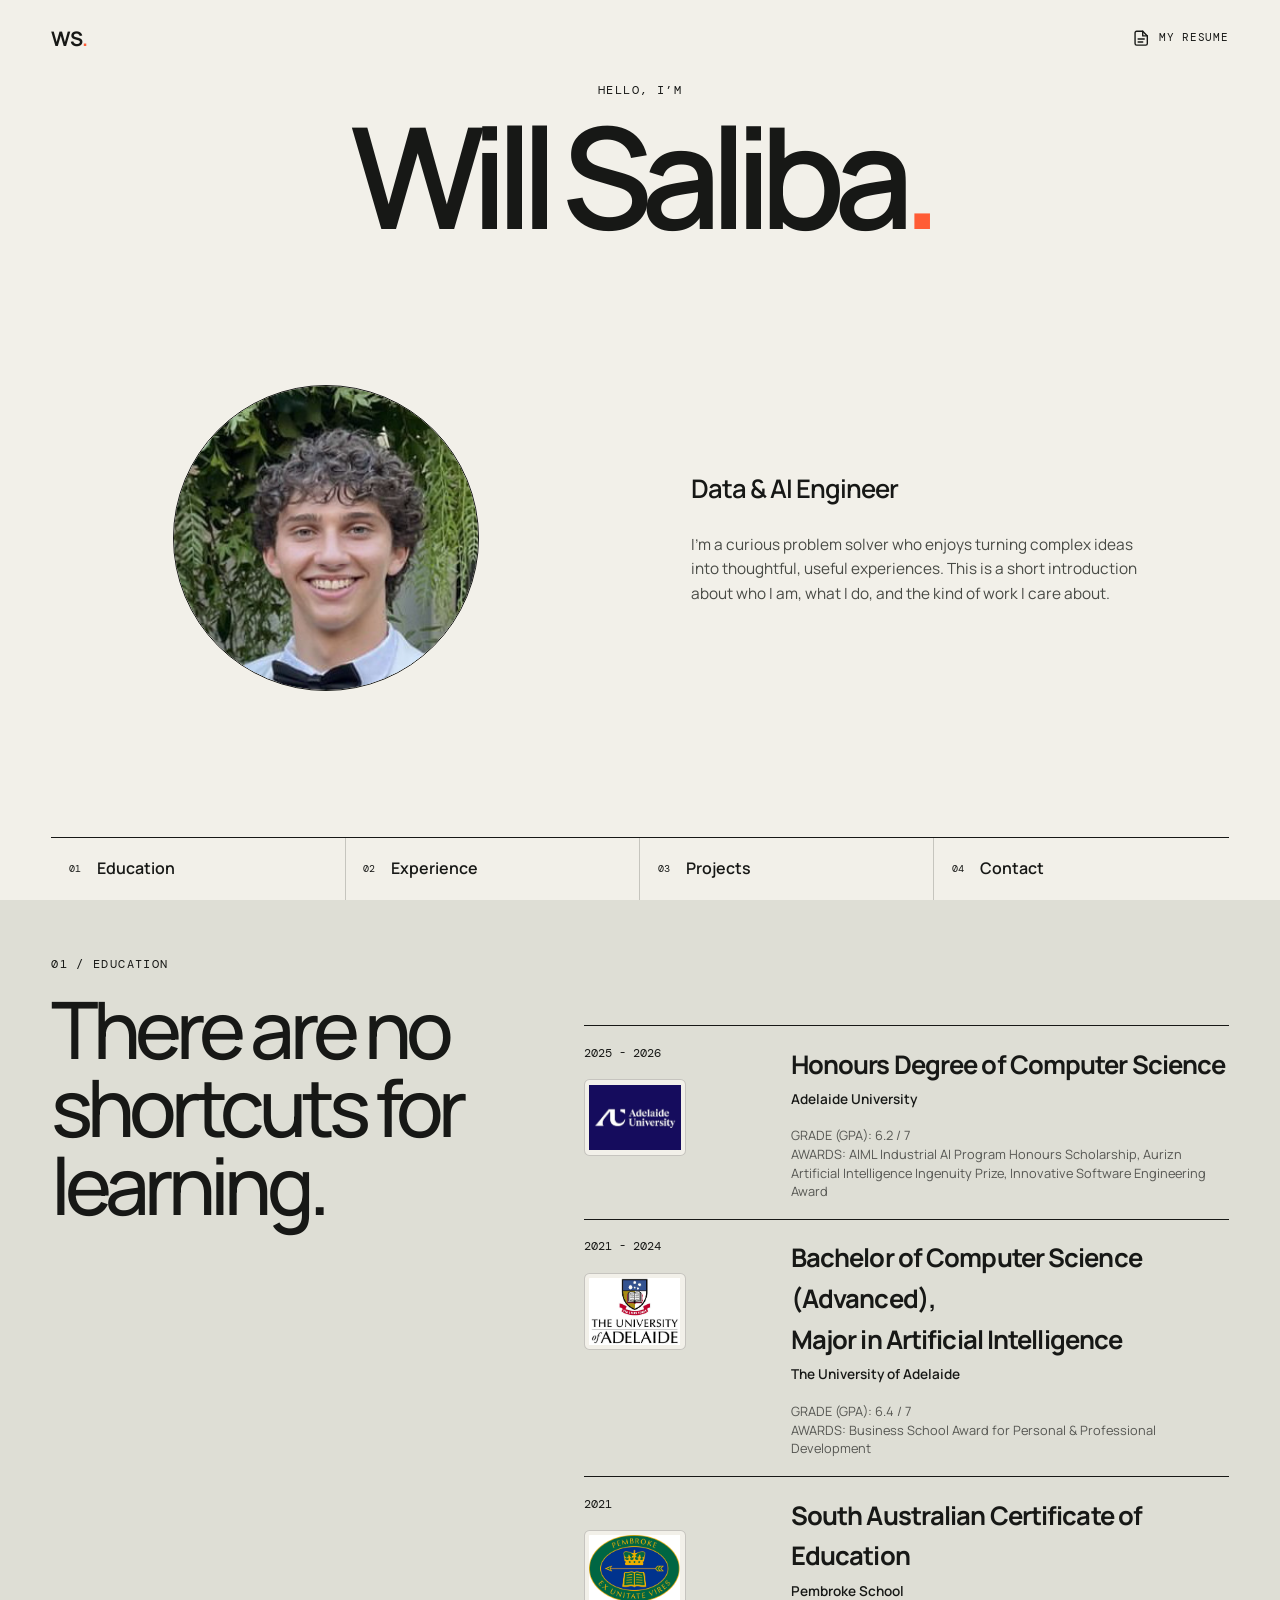
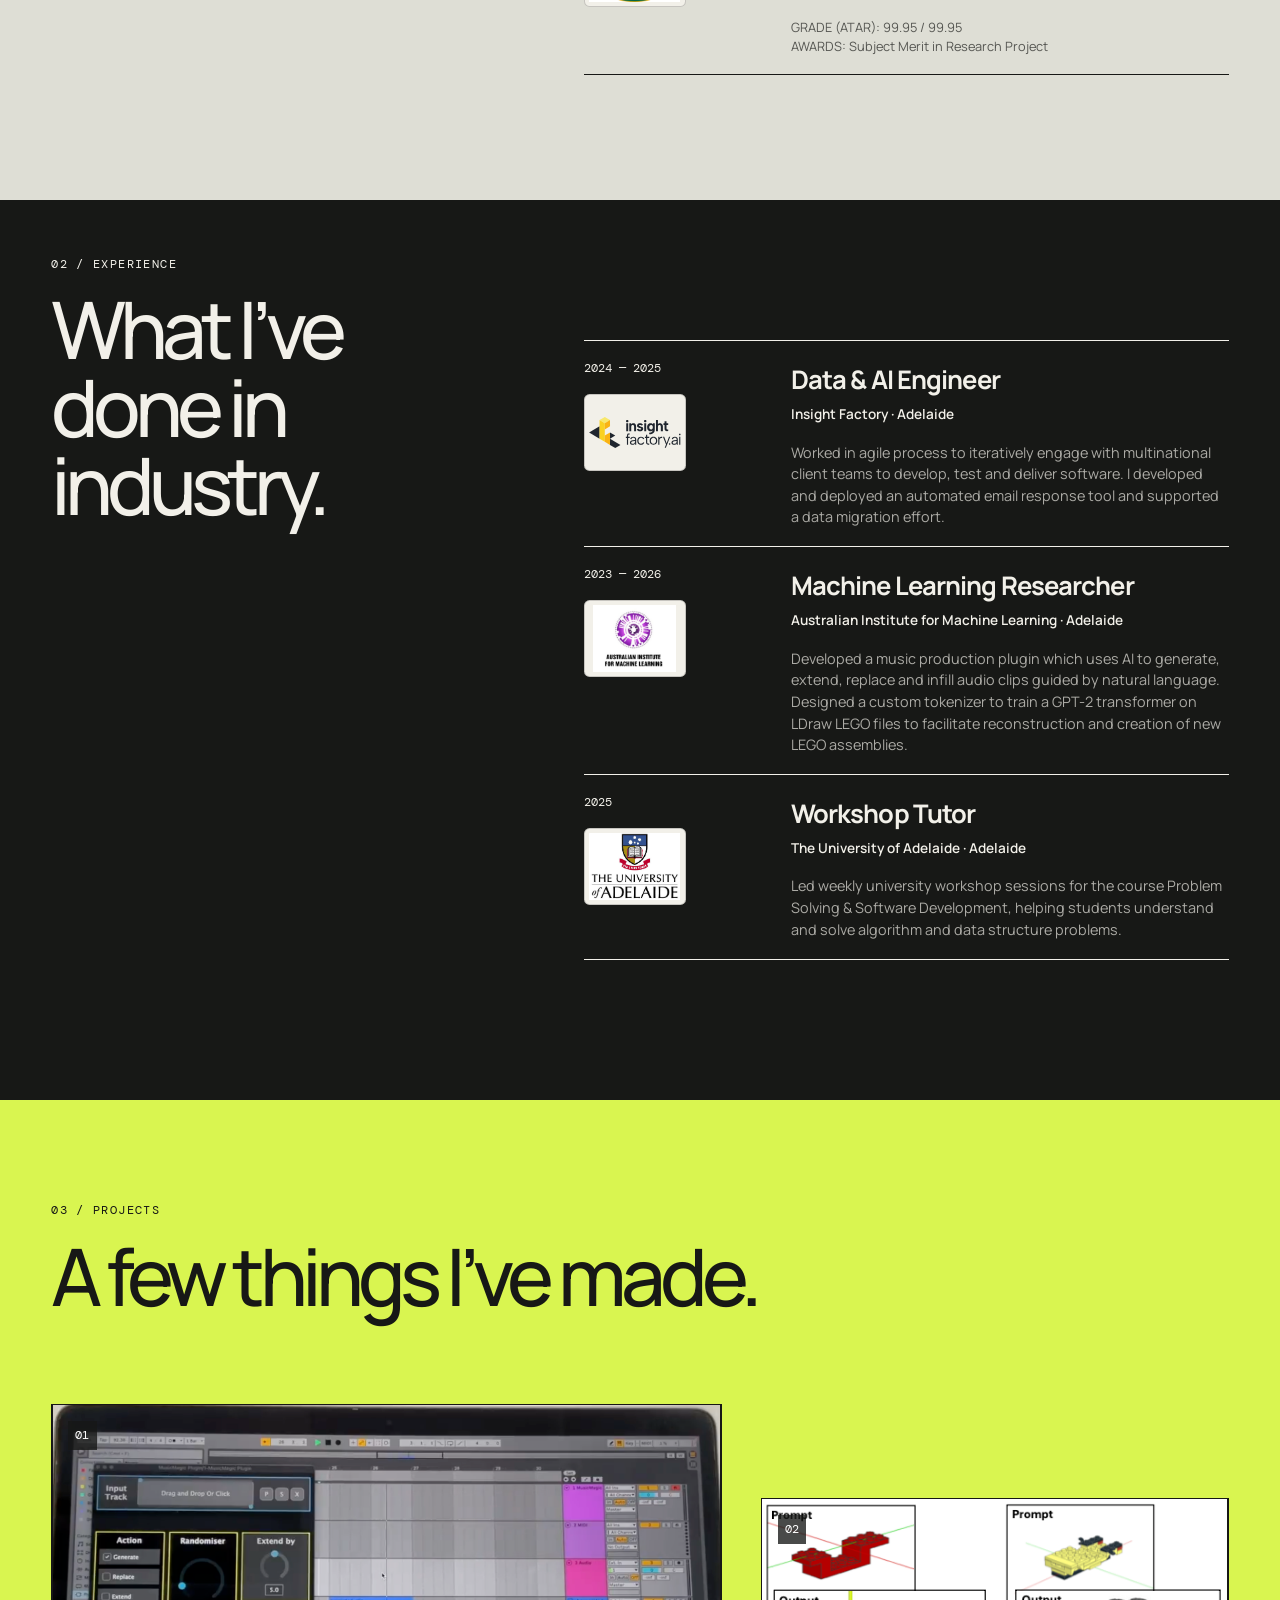
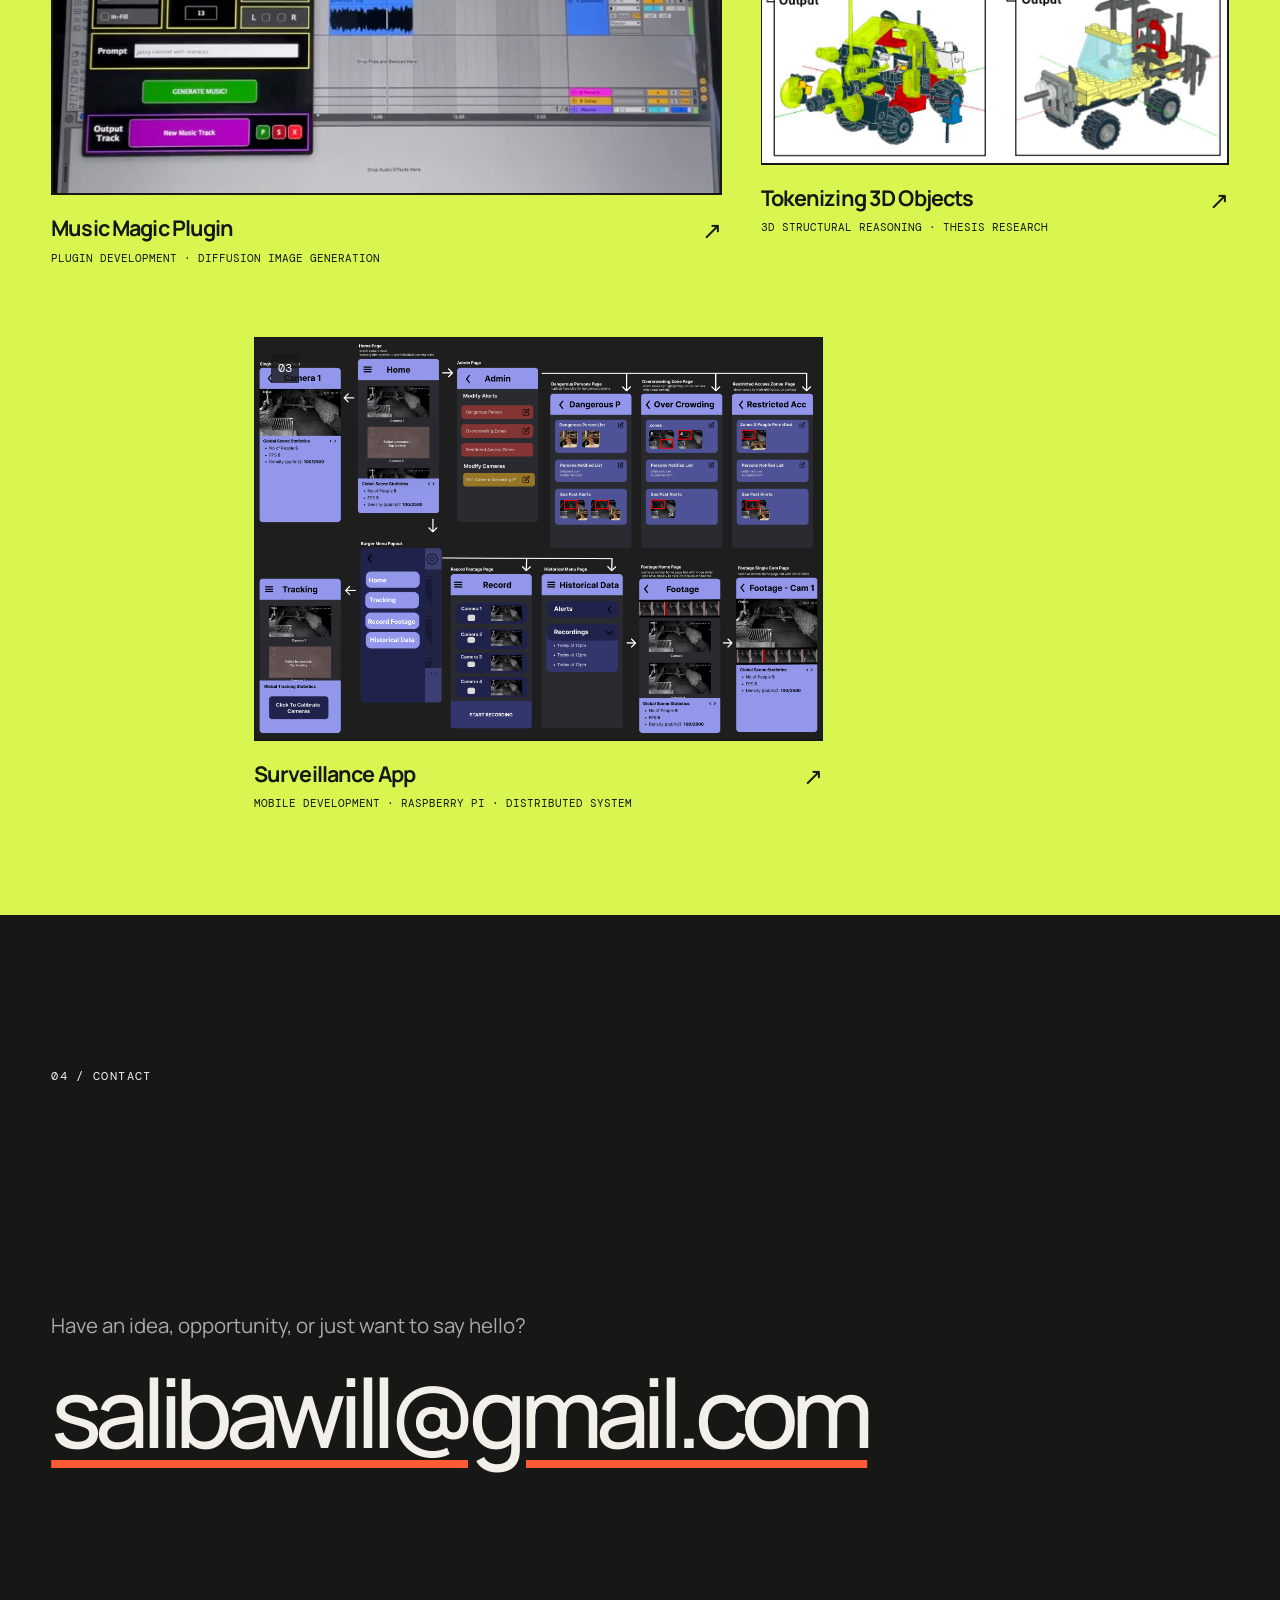
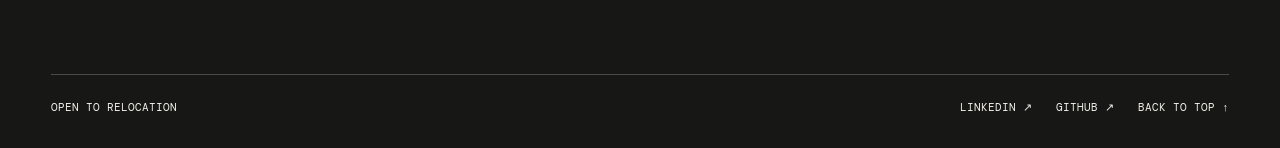
<file: index.html>
<!doctype html>
<html lang="en">
  <head>
    <meta charset="UTF-8" />
    <meta name="viewport" content="width=device-width, initial-scale=1.0" />
    <meta
      name="description"
      content="Portfolio of Will Saliba — Data &amp; AI Engineer."
    />
    <meta name="theme-color" content="#f2f0e9" />
    <title>Will Saliba — Portfolio</title>
    <link rel="stylesheet" href="styles.css" />
    <script src="script.js" defer></script>
  </head>
  <body>
    <a class="skip-link" href="#education">Skip to portfolio</a>

    <!-- Landing Page -->
    <header class="hero" id="top">
      <div class="hero__topbar">
        <a class="wordmark" href="#top" aria-label="Return to the top">WS<span>.</span></a>
        <a class="resume-link" href="assets/WillSaliba.pdf">
          <svg
            aria-hidden="true"
            viewBox="0 0 24 24"
            fill="none"
            stroke="currentColor"
            stroke-width="1.8"
            stroke-linecap="round"
            stroke-linejoin="round"
          >
            <path d="M14 3H6a2 2 0 0 0-2 2v14a2 2 0 0 0 2 2h12a2 2 0 0 0 2-2V9Z" />
            <path d="M14 3v6h6M8 13h8M8 17h6" />
          </svg>
          <span>My Resume</span>
        </a>
      </div>

      <div class="hero__content">
        <p class="eyebrow hero__eyebrow reveal">Hello, I’m</p>
        <h1 class="reveal">Will Saliba<span>.</span></h1>

        <div class="hero__details">
          <figure class="hero__portrait reveal">
            <img
              src="assets/formal.png"
              alt="Portrait placeholder for Will Saliba"
            />
          </figure>

          <div class="hero__intro reveal">
            <p class="role">Data &amp; AI Engineer</p>
            <p class="bio">
              I’m a curious problem solver who enjoys turning complex ideas into
              thoughtful, useful experiences. This is a short introduction about
              who I am, what I do, and the kind of work I care about.
            </p>
          </div>
        </div>
      </div>

      <nav class="section-nav" aria-label="Portfolio sections">
        <a href="#education"><span>01</span>Education</a>
        <a href="#experience"><span>02</span>Experience</a>
        <a href="#projects"><span>03</span>Projects</a>
        <a href="#contact"><span>04</span>Contact</a>
      </nav>
    </header>

    <main>

      <!-- 1) EDUCATION -->
      <section class="section section--light" id="education">
        <div class="section__heading reveal">
          <p class="section__number">01 / Education</p>
          <h2>There are no shortcuts for learning.</h2>
        </div>

        <div class="timeline">
          <!--HONOURS-->
          <article class="timeline__item reveal">
            <div class="timeline__meta">
              <p class="timeline__date">2025 - 2026</p>
              <img
                class="timeline__institution-logo"
                src="assets/AU.png"
                alt="Adelaide University logo placeholder"
                loading="lazy"
              />
            </div>
            <div>
              <h3>Honours Degree of Computer Science</h3>
              <p class="timeline__place">Adelaide University</p>
              <p>
                GRADE (GPA): 6.2 / 7
                <br>
                AWARDS: AIML Industrial AI Program Honours Scholarship, Aurizn Artificial Intelligence Ingenuity Prize, Innovative Software Engineering Award
              </p>
            </div>
          </article>
          <!--BACHELOR-->
          <article class="timeline__item reveal">
            <div class="timeline__meta">
              <p class="timeline__date">2021 - 2024</p>
              <img
                class="timeline__institution-logo"
                src="assets/UoA.png"
                alt="University of Adelaide logo placeholder"
                loading="lazy"
              />
            </div>
            <div>
              <h3>Bachelor of Computer Science (Advanced),<br> Major in Artificial Intelligence</h3>
              <p class="timeline__place">The University of Adelaide</p>
              <p>
                GRADE (GPA): 6.4 / 7
                <br>
                AWARDS: Business School Award for Personal &amp; Professional Development
              </p>
            </div>
          </article>

          <!--SCHOOL-->
          <article class="timeline__item reveal">
            <div class="timeline__meta">
              <p class="timeline__date">2021</p>
              <img
                class="timeline__institution-logo"
                src="assets/pembroke.png"
                alt="Pembroke School logo placeholder"
                loading="lazy"
              />
            </div>
            <div>
              <h3>South Australian Certificate of Education</h3>
              <p class="timeline__place">Pembroke School</p>
              <p>
                GRADE (ATAR): 99.95 / 99.95
                <br>
                AWARDS: Subject Merit in Research Project
              </p>
            </div>
          </article>
        </div>
      </section>
      
      <!-- 2) EXPERIENCE -->
      <section class="section section--ink" id="experience">
        <div class="section__heading reveal">
          <p class="section__number">02 / Experience</p>
          <h2>What I’ve done in industry.</h2>
        </div>

        <div class="timeline">
          
          <!--IF-->
          <article class="timeline__item reveal">
            <div class="timeline__meta">
              <p class="timeline__date">2024 — 2025</p>
              <img
                class="timeline__institution-logo"
                src="assets/if.svg"
                alt="Insight Factory logo placeholder"
                loading="lazy"
              />
            </div>
            <div>
              <h3>Data &amp; AI Engineer</h3>
              <p class="timeline__place">Insight Factory · Adelaide</p>
              <p>
                Worked in agile process to iteratively engage with multinational client teams to develop, test and deliver software.
                I developed and deployed an automated email response tool and supported a data migration 
                effort.
              </p>
            </div>
          </article>
          
          <!--AIML-->
          <article class="timeline__item reveal">
            <div class="timeline__meta">
              <p class="timeline__date">2023 — 2026</p>
              <img
                class="timeline__institution-logo"
                src="assets/aiml.jpg"
                alt="AIML logo placeholder"
                loading="lazy"
              />
            </div>
            <div>
              <h3>Machine Learning Researcher</h3>
              <p class="timeline__place">Australian Institute for Machine Learning · Adelaide</p>
              <p>
                Developed a music production plugin which uses AI to generate, extend, replace and infill audio clips
                guided by natural language. Designed a custom tokenizer to train a GPT-2 transformer on LDraw LEGO files to 
                facilitate reconstruction and creation of new LEGO assemblies.
              </p>
            </div>
          </article>
          
          <!--Tutor-->
          <article class="timeline__item reveal">
            <div class="timeline__meta">
              <p class="timeline__date">2025</p>
              <img
                class="timeline__institution-logo"
                src="assets/UoA.png"
                alt="Tutoring employer logo placeholder"
                loading="lazy"
              />
            </div>
            <div>
              <h3>Workshop Tutor</h3>
              <p class="timeline__place">The University of Adelaide · Adelaide</p>
              <p>
                Led weekly university workshop sessions for the course Problem Solving &amp; Software Development, helping
                students understand and solve algorithm and data structure problems.
              </p>
            </div>
          </article>
        </div>
      </section>

      <!-- 3) PROJECTS -->
      <section class="section section--accent" id="projects">
        <div class="section__heading reveal">
          <p class="section__number">03 / Projects</p>
          <h2>A few things I’ve made.</h2>
        </div>

        <div class="projects-grid">
          <a class="project-card reveal" href="music-magic.html" aria-label="View Music Magic Plugin project">
            <div class="project-card__visual">
              <img
                src="assets/musmag.png"
                alt="Music Magic audio generation plugin interface"
                loading="lazy"
              />
              <span>01</span>
            </div>
            <div class="project-card__copy">
              <div>
                <h3>Music Magic Plugin</h3>
                <p>Plugin development · Diffusion Image Generation </p>
              </div>
              <span class="project-card__arrow" aria-hidden="true">↗</span>
            </div>
          </a>

          <a class="project-card reveal" href="tokenizing-3d-objects.html" aria-label="View Tokenizing 3D Objects project">
            <div class="project-card__visual">
              <img
                src="assets/lego.png"
                alt="Examples of AI-generated LEGO assemblies"
                loading="lazy"
              />
              <span>02</span>
            </div>
            <div class="project-card__copy">
              <div>
                <h3>Tokenizing 3D Objects</h3>
                <p>3D Structural Reasoning · THESIS Research</p>
              </div>
              <span class="project-card__arrow" aria-hidden="true">↗</span>
            </div>
          </a>

          <a class="project-card reveal" href="surveillance-app.html" aria-label="View Surveillance App project">
            <div class="project-card__visual">
              <img
                src="assets/app.png"
                alt="Mobile surveillance app monitoring interface"
                loading="lazy"
              />
              <span>03</span>
            </div>
            <div class="project-card__copy">
              <div>
                <h3>Surveillance App</h3>
                <p>Mobile Development · Raspberry Pi · Distributed System</p>
              </div>
              <span class="project-card__arrow" aria-hidden="true">↗</span>
            </div>
          </a>
        </div>
      </section>

      <!-- 4) CONTACT -->
      <section class="contact" id="contact">
        <div class="contact__inner reveal">
          <p class="section__number">04 / Contact</p>
          <p class="contact__prompt">Have an idea, opportunity, or just want to say hello?</p>
          <a class="contact__email" href="mailto:salibawill@gmail.com">salibawill@gmail.com</a>
          <div class="contact__footer">
            <p>open to relocation</p>
            <div class="social-links">
              <a href="https://www.linkedin.com/in/willsaliba1/">LinkedIn ↗</a>
              <a href="https://github.com/willsaliba">GitHub ↗</a>
              <a href="#top">Back to top ↑</a>
            </div>
          </div>
        </div>
      </section>
    </main>
  </body>
</html>
</file>
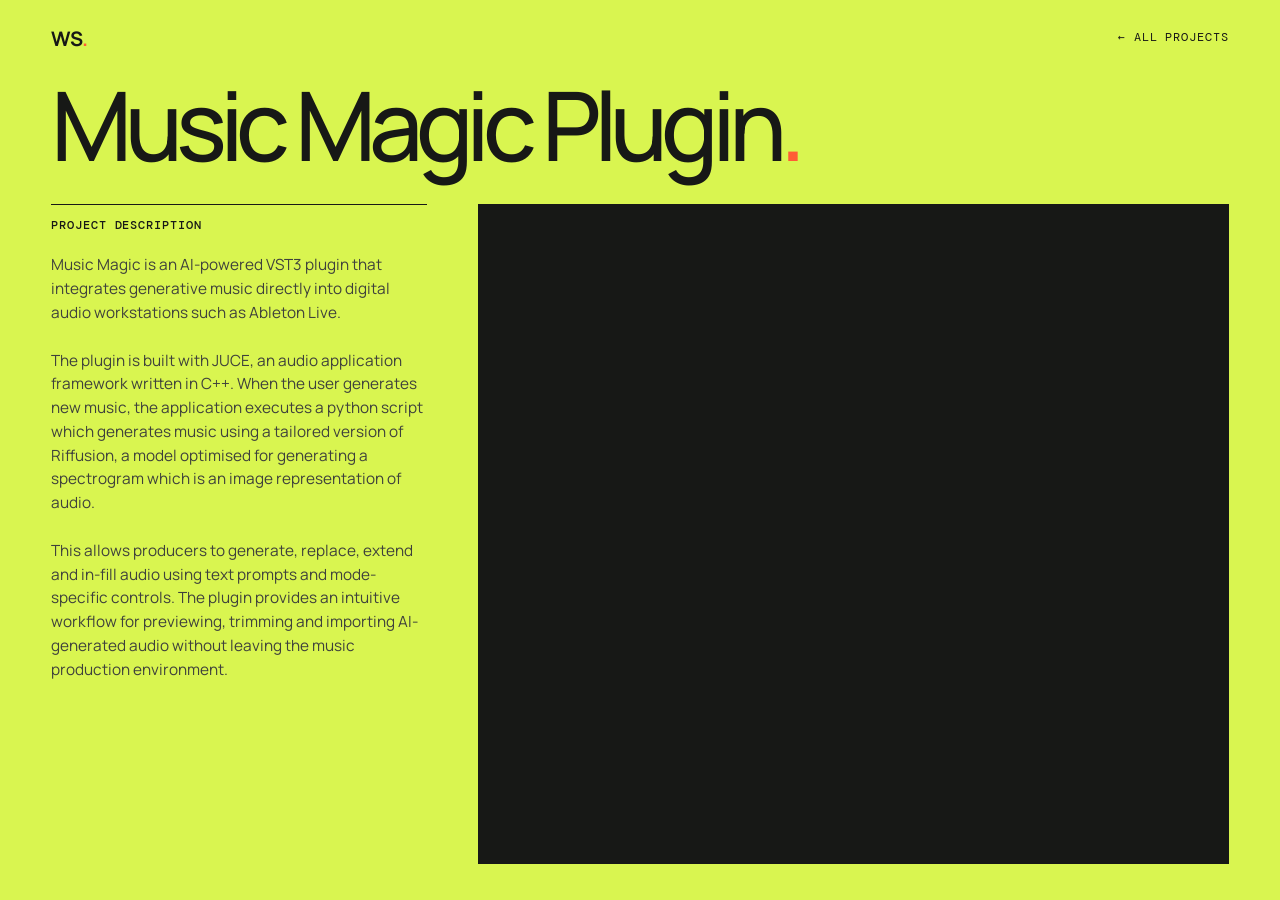
<file: music-magic.html>
<!doctype html>
<html lang="en">
  <head>
    <meta charset="UTF-8" />
    <meta name="viewport" content="width=device-width, initial-scale=1.0" />
    <meta name="description" content="Music Magic — an AI-assisted music production plugin by Will Saliba." />
    <meta name="theme-color" content="#d9f550" />
    <title>Music Magic Plugin — Will Saliba</title>
    <link rel="stylesheet" href="styles.css" />
  </head>
  <body class="music-magic-page music-magic-project-page">
    <a class="skip-link" href="#project-content">Skip to project</a>
    <header class="music-magic-header">
      <nav class="music-magic-nav" aria-label="Project navigation">
        <a class="wordmark" href="index.html" aria-label="Return to portfolio">WS<span>.</span></a>
        <a class="project-header__back" href="index.html#projects">← All projects</a>
      </nav>
      <!-- <p class="eyebrow">01 / AI + Music Production</p> -->
      <h1>Music Magic Plugin<span>.</span></h1>
    </header>
    <main class="music-magic-content" id="project-content">
      <section class="music-magic-description" aria-labelledby="project-description-heading">
        <h2 id="project-description-heading">Project description</h2>
        <p>
          Music Magic is an AI-powered VST3 plugin that integrates generative music directly into
          digital audio workstations such as Ableton Live. 
          <br><br>
          The plugin is built with JUCE, an audio application framework written in C++.
          When the user generates new music, the application executes a python script which
          generates music using a tailored version of Riffusion, a model optimised for generating a spectrogram
          which is an image representation of audio.
          <br><br>
          This allows producers to generate, replace, extend and in-fill audio using text prompts and mode-specific controls. 
          The plugin provides an intuitive workflow for previewing, trimming and importing AI-generated audio 
          without leaving the music production environment.
        </p>
      </section>
      <div class="music-magic-video">
        <iframe
          src="https://drive.google.com/file/d/1PxNgs4PDh07BtisRoI0vLrarSndCpPuy/preview"
          title="Music Magic project video"
          allow="autoplay; fullscreen"
          allowfullscreen
        ></iframe>
      </div>
    </main>
  </body>
</html>
</file>
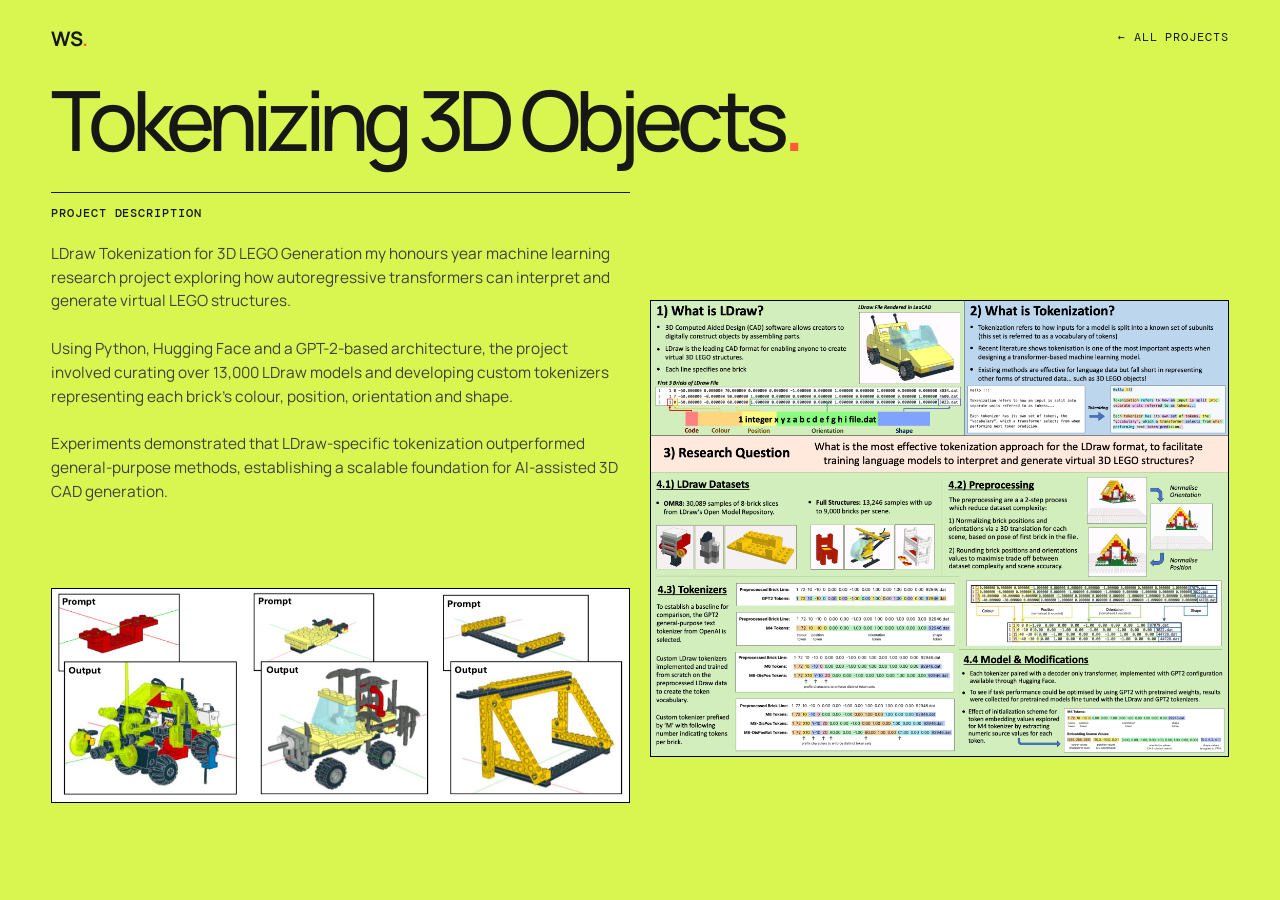
<file: tokenizing-3d-objects.html>
<!doctype html>
<html lang="en">
  <head>
    <meta charset="UTF-8" />
    <meta name="viewport" content="width=device-width, initial-scale=1.0" />
    <meta name="description" content="Tokenizing 3D Objects — thesis research into structural reasoning with LEGO assemblies." />
    <meta name="theme-color" content="#d9f550" />
    <title>Tokenizing 3D Objects — Will Saliba</title>
    <link rel="stylesheet" href="styles.css" />
  </head>
  <body class="music-magic-page tokenizing-project-page">
    <a class="skip-link" href="#project-content">Skip to project</a>
    <header class="music-magic-header">
      <nav class="music-magic-nav" aria-label="Project navigation">
        <a class="wordmark" href="index.html" aria-label="Return to portfolio">WS<span>.</span></a>
        <a class="project-header__back" href="index.html#projects">← All projects</a>
      </nav>
      <!-- <p class="eyebrow">02 / Thesis Research</p> -->
      <h1 class="project-title--long">Tokenizing 3D Objects<span>.</span></h1>
    </header>
    <main class="music-magic-content tokenizing-content" id="project-content">
      <div class="tokenizing-content__left">
        <section class="music-magic-description" aria-labelledby="project-description-heading">
          <h2 id="project-description-heading">Project description</h2>
          <p>
            LDraw Tokenization for 3D LEGO Generation my honours year machine learning research project exploring how autoregressive
            transformers can interpret and generate virtual LEGO structures.
            <br><br>
            Using Python, Hugging Face and a GPT-2-based architecture, the project involved curating over 13,000 LDraw models and developing
            custom tokenizers representing each brick’s colour, position, orientation and shape.
            <br><br>
            Experiments demonstrated that LDraw-specific tokenization outperformed general-purpose methods, establishing a scalable foundation
            for AI-assisted 3D CAD generation.
          </p>
        </section>
        <figure class="tokenizing-content__generations">
          <img
            src="assets/legoGens.png"
            alt="Examples of generated LEGO assemblies"
          />
        </figure>
      </div>
      <figure class="tokenizing-content__poster">
        <img
          src="assets/POSTER.png"
          alt="Research poster for the Tokenizing 3D Objects project"
        />
      </figure>
      <figure class="tokenizing-content__award">
        <img
          src="assets/swe_award.png"
          alt="SWE award associated with the Tokenizing 3D Objects project"
        />
      </figure>
      <figure class="tokenizing-content__award">
        <img
          src="assets/ai_award.png"
          alt="AI award associated with the Tokenizing 3D Objects project"
        />
      </figure>
    </main>
  </body>
</html>
</file>
<file: styles.css>
@import url("https://fonts.googleapis.com/css2?family=DM+Mono:wght@400;500&family=Manrope:wght@400;500;600;700&display=swap");

:root {
  --paper: #f2f0e9;
  --ink: #171816;
  --muted: #6f7069;
  --line: rgba(23, 24, 22, 0.2);
  --accent: #ff5c35;
  --acid: #d9f550;
  --blue: #5b74ff;
  --page-padding: clamp(1.25rem, 4vw, 4.5rem);
  --section-space: clamp(6rem, 12vw, 11rem);
}

* {
  box-sizing: border-box;
}

html {
  scroll-behavior: smooth;
  -webkit-text-size-adjust: 100%;
  text-size-adjust: 100%;
}

body {
  margin: 0;
  background: var(--paper);
  color: var(--ink);
  font-family: "Manrope", Arial, sans-serif;
  font-size: 16px;
  line-height: 1.6;
  -webkit-font-smoothing: antialiased;
}

a {
  color: inherit;
  text-decoration: none;
}

::selection {
  background: var(--acid);
  color: var(--ink);
}

.skip-link {
  position: fixed;
  z-index: 100;
  top: 1rem;
  left: 1rem;
  padding: 0.7rem 1rem;
  background: var(--ink);
  color: #fff;
  transform: translateY(-200%);
  transition: transform 180ms ease;
}

.skip-link:focus {
  transform: translateY(0);
}

.hero {
  position: relative;
  display: flex;
  min-height: 100svh;
  flex-direction: column;
  overflow: hidden;
  padding: 1.5rem var(--page-padding) 0;
}

.hero__topbar {
  display: flex;
  align-items: center;
  justify-content: space-between;
}

.wordmark {
  font-size: 1.25rem;
  font-weight: 700;
  letter-spacing: -0.06em;
}

.wordmark span,
.hero h1 span {
  color: var(--accent);
}

.resume-link {
  display: flex;
  align-items: center;
  gap: 0.55rem;
  font-family: "DM Mono", monospace;
  font-size: 0.7rem;
  letter-spacing: 0.07em;
  text-transform: uppercase;
}

.resume-link svg {
  width: 1.15rem;
  height: 1.15rem;
  transition: transform 180ms ease;
}

.resume-link span {
  border-bottom: 1px solid transparent;
  transition: border-color 180ms ease;
}

.resume-link:hover svg,
.resume-link:focus-visible svg {
  transform: translateY(-0.1rem);
}

.resume-link:hover span,
.resume-link:focus-visible span {
  border-color: currentColor;
}

.resume-link:focus-visible {
  outline: 2px solid var(--accent);
  outline-offset: 0.4rem;
}

.hero__content {
  display: flex;
  flex: 1;
  flex-direction: column;
  padding: clamp(1.5rem, 3vh, 2.5rem) 0 clamp(2rem, 4vh, 3.5rem);
}

.eyebrow,
.section__number {
  margin: 0 0 1rem;
  font-family: "DM Mono", monospace;
  font-size: 0.72rem;
  letter-spacing: 0.12em;
  text-transform: uppercase;
}

.hero__eyebrow {
  margin-bottom: 0.75rem;
  text-align: center;
}

.hero h1 {
  margin: 0;
  text-align: center;
  font-size: clamp(4.5rem, 11vw, 9.5rem);
  font-weight: 600;
  letter-spacing: -0.085em;
  line-height: 0.9;
  animation: name-colour-shift 14s ease-in-out infinite;
}

@keyframes name-colour-shift {
  0%,
  100% {
    color: var(--ink);
  }

  33% {
    color: #4057c8;
  }

  66% {
    color: #bd4529;
  }
}

.hero__details {
  display: grid;
  flex: 1;
  align-items: center;
  width: min(100%, 72rem);
  margin: 0 auto;
  padding-top: clamp(1.5rem, 4vh, 3.5rem);
  grid-template-columns: repeat(2, minmax(0, 1fr));
  gap: clamp(3rem, 8vw, 8rem);
}

.hero__portrait {
  position: relative;
  width: clamp(15rem, 25vw, 23rem);
  aspect-ratio: 1;
  justify-self: center;
  margin: 0;
  overflow: hidden;
  border: 1px solid var(--ink);
  border-radius: 50%;
  background: var(--acid);
}

.hero__portrait img {
  display: block;
  width: 100%;
  height: 100%;
  object-fit: cover;
}

.hero__intro {
  max-width: 28rem;
}

.role {
  margin: 0 0 1.75rem;
  font-size: clamp(1.3rem, 2vw, 2rem);
  font-weight: 600;
  letter-spacing: -0.04em;
}

.bio {
  margin: 0;
  color: #484a45;
  font-size: clamp(0.95rem, 1.2vw, 1.1rem);
}

.section-nav {
  display: grid;
  border-top: 1px solid var(--ink);
  grid-template-columns: repeat(4, 1fr);
}

.section-nav a {
  display: flex;
  align-items: center;
  gap: 1rem;
  padding: 1.2rem 1.1rem;
  border-right: 1px solid var(--line);
  font-weight: 600;
  transition: background 180ms ease, color 180ms ease;
}

.section-nav a:last-child {
  border-right: 0;
}

.section-nav a:hover,
.section-nav a:focus-visible {
  background: var(--ink);
  color: var(--paper);
  outline: none;
}

.section-nav a span {
  font-family: "DM Mono", monospace;
  font-size: 0.65rem;
  font-weight: 400;
}

.section,
.contact {
  scroll-margin-top: 0;
}

.section {
  display: grid;
  min-height: 90vh;
  padding: var(--section-space) var(--page-padding);
  grid-template-columns: minmax(16rem, 0.8fr) minmax(24rem, 1.2fr);
  gap: clamp(3rem, 8vw, 9rem);
}

.section--light {
  min-height: 100vh;
  min-height: 100svh;
  padding-top: clamp(4.5rem, 8vw, 7.5rem);
  padding-bottom: clamp(4.5rem, 8vw, 7.5rem);
  background: #deded5;
}

.section--light .timeline {
  align-self: center;
}

.section--ink {
  min-height: 100vh;
  min-height: 100svh;
  padding-top: clamp(4.5rem, 8vw, 7.5rem);
  padding-bottom: clamp(4.5rem, 8vw, 7.5rem);
  background: var(--ink);
  color: var(--paper);
}

.section--ink .timeline {
  align-self: center;
}

.section--ink .timeline__item {
  padding-top: clamp(1.25rem, 2.5vh, 2rem);
  padding-bottom: clamp(1.25rem, 2.5vh, 2rem);
}

.section--accent {
  display: block;
  padding-top: clamp(4.5rem, 8vw, 7.5rem);
  padding-bottom: clamp(4.5rem, 8vw, 7.5rem);
  background: var(--acid);
}

.section__heading h2 {
  margin: 0;
  font-size: clamp(3rem, 6.2vw, 6.5rem);
  font-weight: 500;
  letter-spacing: -0.075em;
  line-height: 0.98;
}

.timeline {
  align-self: end;
}

.timeline__item {
  display: grid;
  padding: 2rem 0;
  border-top: 1px solid currentColor;
  grid-template-columns: minmax(7rem, 0.4fr) 1fr;
  gap: 2rem;
}

.timeline__item:last-child {
  border-bottom: 1px solid currentColor;
}

.timeline__date {
  margin: 0;
  font-family: "DM Mono", monospace;
  font-size: 0.72rem;
}

.timeline__meta {
  display: flex;
  align-items: flex-start;
  flex-direction: column;
  gap: 1rem;
}

.timeline__institution-logo {
  display: block;
  width: clamp(5.5rem, 8vw, 7.5rem);
  aspect-ratio: 4 / 3;
  padding: 0.25rem;
  border: 1px solid var(--line);
  border-radius: 0.35rem;
  background: var(--paper);
  object-fit: contain;
}

.timeline__item h3 {
  margin: 0 0 0.2rem;
  font-size: clamp(1.25rem, 2vw, 1.75rem);
  letter-spacing: -0.035em;
}

.timeline__place {
  margin: 0 0 1rem;
  font-size: 0.85rem;
  font-weight: 600;
}

.timeline__item div > p:last-child {
  max-width: 38rem;
  margin: 0;
  font-size: 0.9rem;
  line-height: 1.5;
  opacity: 0.68;
}

.section--accent .section__heading {
  display: block;
  margin-bottom: clamp(3.5rem, 7vw, 7rem);
}

.projects-grid {
  display: grid;
  grid-template-columns: repeat(12, 1fr);
  gap: clamp(1.5rem, 3vw, 3rem);
}

.project-card {
  display: block;
}

.project-card:nth-child(1) {
  grid-column: 1 / span 7;
}

.project-card:nth-child(2) {
  grid-column: 8 / -1;
  margin-top: 20%;
}

.project-card:nth-child(3) {
  grid-column: 3 / span 6;
  margin-top: 2rem;
}

.project-card__visual {
  position: relative;
  display: grid;
  min-height: clamp(18rem, 35vw, 34rem);
  overflow: hidden;
  border: 1px solid rgba(23, 24, 22, 0.45);
  background: var(--ink);
  place-items: center;
  transition: border-color 220ms ease, box-shadow 220ms ease;
}

.project-card__visual img {
  display: block;
  width: 100%;
  height: 100%;
  min-height: inherit;
  object-fit: contain;
  transition: transform 500ms cubic-bezier(0.2, 0.7, 0.2, 1);
}

.project-card:nth-child(1) .project-card__visual,
.project-card:nth-child(2) .project-card__visual,
.project-card:nth-child(3) .project-card__visual {
  min-height: 0;
}

.project-card:nth-child(1) .project-card__visual {
  aspect-ratio: 1000 / 581;
}

.project-card:nth-child(2) .project-card__visual {
  aspect-ratio: 511 / 290;
}

.project-card:nth-child(3) .project-card__visual {
  aspect-ratio: 1099 / 776;
}

.project-card__visual > span {
  position: absolute;
  z-index: 2;
  top: 1rem;
  left: 1rem;
  padding: 0.3rem 0.45rem;
  background: rgba(23, 24, 22, 0.78);
  color: #fff;
  font-family: "DM Mono", monospace;
  font-size: 0.75rem;
}

.project-card:is(:hover, :focus-visible) {
  outline: none;
}

.project-card:is(:hover, :focus-visible) .project-card__visual {
  border-color: #fff;
  box-shadow:
    0 0 0 2px rgba(255, 255, 255, 0.95),
    0 0 1rem rgba(91, 116, 255, 0.9),
    0 0 2.25rem rgba(255, 92, 53, 0.65);
}

.project-card:is(:hover, :focus-visible) .project-card__visual img {
  transform: scale(1.025);
}

.project-card__copy {
  display: flex;
  align-items: flex-start;
  justify-content: space-between;
  padding-top: 1rem;
  border-top: 1px solid var(--ink);
}

.project-card__copy h3 {
  margin: 0;
  font-size: 1.35rem;
  letter-spacing: -0.04em;
}

.project-card__copy p {
  margin: 0.25rem 0 0;
  font-family: "DM Mono", monospace;
  font-size: 0.68rem;
  text-transform: uppercase;
}

.project-card__arrow {
  font-size: 1.5rem;
  transition: transform 180ms ease;
}

.project-card:is(:hover, :focus-visible) .project-card__arrow {
  transform: translate(0.2rem, -0.2rem);
}

.contact {
  background: var(--ink);
  color: var(--paper);
  padding: var(--section-space) var(--page-padding) 2rem;
}

.contact__inner {
  min-height: 72vh;
  display: flex;
  flex-direction: column;
}

.contact__prompt {
  max-width: 34rem;
  margin: auto 0 1rem;
  color: #a9aaa4;
  font-size: clamp(1rem, 1.6vw, 1.3rem);
}

.contact__email {
  display: block;
  width: fit-content;
  max-width: 100%;
  margin-bottom: auto;
  font-size: clamp(2.35rem, 7.5vw, 8rem);
  font-weight: 500;
  letter-spacing: -0.075em;
  line-height: 1.15;
  text-decoration: underline;
  text-decoration-color: var(--accent);
  text-decoration-thickness: 0.08em;
  text-underline-offset: 0.13em;
  overflow-wrap: anywhere;
}

.contact__email:hover,
.contact__email:focus-visible {
  color: var(--acid);
  outline: none;
}

.contact__footer {
  display: flex;
  align-items: center;
  justify-content: space-between;
  padding-top: 1.5rem;
  border-top: 1px solid #4b4c48;
  font-family: "DM Mono", monospace;
  font-size: 0.7rem;
  text-transform: uppercase;
}

.contact__footer p {
  margin: 0;
}

.social-links {
  display: flex;
  gap: 1.5rem;
}

.social-links a:hover,
.social-links a:focus-visible {
  color: var(--acid);
}

.reveal {
  opacity: 0;
  transform: translateY(1.5rem);
  transition: opacity 650ms ease, transform 650ms cubic-bezier(0.2, 0.7, 0.2, 1);
}

.reveal.is-visible {
  opacity: 1;
  transform: translateY(0);
}

/* Project detail pages */
.project-page {
  min-height: 100vh;
  min-height: 100svh;
}

.project-header {
  padding: 1.5rem var(--page-padding) clamp(4rem, 9vw, 8rem);
  background: var(--acid);
}

.project-header__nav {
  display: flex;
  align-items: center;
  justify-content: space-between;
  padding-bottom: clamp(3.5rem, 8vw, 7rem);
}

.project-header__back {
  font-family: "DM Mono", monospace;
  font-size: 0.72rem;
  letter-spacing: 0.08em;
  text-transform: uppercase;
}

.project-header__back:hover,
.project-header__back:focus-visible {
  text-decoration: underline;
  text-underline-offset: 0.35em;
}

.project-header__intro {
  display: grid;
  align-items: end;
  grid-template-columns: minmax(0, 1.5fr) minmax(16rem, 0.5fr);
  gap: clamp(2rem, 7vw, 8rem);
}

.project-header h1 {
  max-width: 12ch;
  margin: 0;
  font-size: clamp(3.8rem, 9vw, 9rem);
  font-weight: 500;
  letter-spacing: -0.08em;
  line-height: 0.9;
}

.project-header h1 span {
  color: var(--accent);
}

.project-header__summary {
  margin: 0;
  font-size: clamp(1rem, 1.5vw, 1.2rem);
}

.project-hero-image {
  margin: 0;
  padding: clamp(1.25rem, 4vw, 4rem) var(--page-padding);
  background: var(--ink);
}

.project-hero-image img {
  display: block;
  width: min(100%, 80rem);
  max-height: 78vh;
  margin: 0 auto;
  object-fit: contain;
}

.project-body {
  display: grid;
  padding: var(--section-space) var(--page-padding);
  grid-template-columns: minmax(13rem, 0.45fr) minmax(0, 1fr);
  gap: clamp(3rem, 9vw, 10rem);
}

.project-facts {
  margin: 0;
}

.project-facts div {
  padding: 1rem 0;
  border-top: 1px solid var(--line);
}

.project-facts div:last-child {
  border-bottom: 1px solid var(--line);
}

.project-facts dt {
  font-family: "DM Mono", monospace;
  font-size: 0.68rem;
  letter-spacing: 0.08em;
  text-transform: uppercase;
}

.project-facts dd {
  margin: 0.3rem 0 0;
}

.project-story {
  max-width: 48rem;
}

.project-story section + section {
  margin-top: clamp(3rem, 6vw, 5rem);
}

.project-story h2 {
  margin: 0 0 1rem;
  font-size: clamp(2.2rem, 4vw, 4.2rem);
  font-weight: 500;
  letter-spacing: -0.06em;
  line-height: 1;
}

.project-story p {
  margin: 0;
  color: #484a45;
  font-size: clamp(1rem, 1.3vw, 1.12rem);
}

.project-next {
  display: flex;
  align-items: center;
  justify-content: space-between;
  padding: clamp(3rem, 7vw, 6rem) var(--page-padding);
  background: var(--ink);
  color: var(--paper);
}

.project-next p {
  margin: 0 0 0.5rem;
  font-family: "DM Mono", monospace;
  font-size: 0.7rem;
  letter-spacing: 0.08em;
  text-transform: uppercase;
}

.project-next h2 {
  margin: 0;
  font-size: clamp(2rem, 5vw, 5rem);
  font-weight: 500;
  letter-spacing: -0.06em;
  line-height: 1;
}

.project-next > span {
  font-size: clamp(2rem, 5vw, 5rem);
  transition: transform 180ms ease;
}

.project-next:hover > span,
.project-next:focus-visible > span {
  transform: translate(0.3rem, -0.3rem);
}

/* Project pages that fill the viewport when their content fits */
.music-magic-page {
  display: grid;
  height: 100vh;
  height: 100svh;
  overflow: hidden;
  grid-template-rows: auto minmax(0, 1fr);
  background: var(--acid);
}

/* Music Magic can grow beyond the viewport if fonts or browser UI need more room. */
.music-magic-project-page {
  height: auto;
  min-height: 100vh;
  min-height: 100svh;
  overflow-x: hidden;
  overflow-y: auto;
  grid-template-rows: auto minmax(min-content, 1fr);
}

.music-magic-header {
  padding: clamp(1rem, 2.5vh, 1.5rem) var(--page-padding) clamp(1.75rem, 4vh, 3rem);
}

.music-magic-nav {
  display: flex;
  align-items: center;
  justify-content: space-between;
  margin-bottom: clamp(1rem, 3vh, 2.5rem);
}

.music-magic-header .eyebrow {
  margin-bottom: clamp(0.35rem, 1vh, 0.75rem);
}

.music-magic-header h1 {
  margin: 0;
  font-size: clamp(2.4rem, 7.5vw, 7.5rem);
  font-weight: 500;
  letter-spacing: -0.075em;
  line-height: 0.9;
  white-space: nowrap;
}

.music-magic-header h1 span {
  color: var(--accent);
}

.music-magic-header h1.project-title--long {
  font-size: clamp(2.2rem, 6.5vw, 6.5rem);
}

.music-magic-content {
  display: grid;
  min-height: 0;
  padding: 0 var(--page-padding) clamp(1.25rem, 4vh, 3rem);
  grid-template-columns: minmax(0, 1fr) minmax(0, 2fr);
  gap: clamp(1.5rem, 4vw, 4rem);
}

.music-magic-description {
  align-self: start;
  padding-top: 0.75rem;
  border-top: 1px solid var(--ink);
}

.music-magic-description h2 {
  margin: 0 0 clamp(0.75rem, 2vh, 1.5rem);
  font-family: "DM Mono", monospace;
  font-size: 0.72rem;
  font-weight: 500;
  letter-spacing: 0.08em;
  text-transform: uppercase;
}

.music-magic-description p {
  max-width: 30rem;
  margin: 0;
  color: #3f413c;
  font-size: clamp(0.85rem, 1.2vw, 1.08rem);
  line-height: 1.55;
}

.music-magic-video {
  min-width: 0;
  min-height: 0;
  border: 1px solid var(--ink);
  background: var(--ink);
}

.music-magic-video iframe {
  display: block;
  width: 100%;
  height: 100%;
  border: 0;
}

.music-magic-content.tokenizing-content {
  grid-template-columns: repeat(2, minmax(0, 1fr));
  gap: clamp(0.75rem, 1.5vw, 1.5rem);
}

.tokenizing-content .music-magic-description p {
  max-width: none;
}

.tokenizing-content__left {
  display: grid;
  min-width: 0;
  min-height: 0;
  grid-template-rows: auto minmax(0, 1fr);
  gap: clamp(1rem, 2.5vh, 2rem);
}

.tokenizing-content__generations,
.tokenizing-content__poster {
  display: flex;
  align-items: center;
  justify-content: center;
  min-width: 0;
  min-height: 0;
  margin: 0;
  overflow: hidden;
  border: 0;
  background: transparent;
}

.tokenizing-content__generations img,
.tokenizing-content__poster img {
  display: block;
  width: auto;
  height: auto;
  max-width: 100%;
  max-height: 100%;
  border: 1px solid #000;
  object-fit: contain;
}

.tokenizing-content__poster {
  height: 100%;
}

.tokenizing-content__award {
  display: none;
}

.music-magic-content.surveillance-content {
  grid-template-columns: repeat(2, minmax(0, 1fr));
  grid-template-rows: repeat(2, minmax(0, 1fr));
  grid-template-areas:
    "description raspberry-pis"
    "video raspberry-pis";
  gap: clamp(0.75rem, 1.5vw, 1.5rem);
}

.surveillance-content .music-magic-description {
  grid-area: description;
}

.surveillance-content .music-magic-description p {
  max-width: none;
}

.surveillance-content__raspberry-pis,
.surveillance-content__app {
  display: flex;
  align-items: center;
  justify-content: center;
  min-width: 0;
  min-height: 0;
  margin: 0;
  overflow: hidden;
}

.surveillance-content__raspberry-pis {
  grid-area: raspberry-pis;
}

.surveillance-content__app {
  grid-area: app;
}

.surveillance-content__raspberry-pis img,
.surveillance-content__app img {
  display: block;
  width: auto;
  height: auto;
  max-width: 100%;
  max-height: 100%;
  border: 1px solid var(--ink);
  object-fit: contain;
}

.surveillance-content__video {
  grid-area: video;
}

@media (min-width: 801px) {
  .surveillance-content__app {
    display: none;
  }

  .surveillance-content__video {
    width: 90%;
    justify-self: center;
  }

  .hero {
    height: 100vh;
    height: 100svh;
    min-height: 0;
    padding-top: clamp(0.9rem, 2.5vh, 1.5rem);
  }

  .hero__content,
  .hero__details {
    min-height: 0;
  }

  .hero h1 {
    font-size: clamp(3.5rem, min(11vw, 17svh), 9.5rem);
  }

  .hero__portrait {
    width: clamp(11rem, min(25vw, 34svh), 23rem);
  }

  .role {
    margin-bottom: clamp(0.75rem, 2.5vh, 1.75rem);
    font-size: clamp(1.2rem, min(2vw, 4svh), 2rem);
  }

  .section-nav a {
    padding-top: clamp(0.7rem, 2vh, 1.2rem);
    padding-bottom: clamp(0.7rem, 2vh, 1.2rem);
  }

  .section--light,
  .section--ink {
    padding-top: clamp(3.5rem, 6vh, 5.5rem);
    padding-bottom: clamp(3.5rem, 6vh, 5.5rem);
  }

  .section--light .timeline__item,
  .section--ink .timeline__item {
    padding-top: clamp(1.15rem, 2vh, 1.6rem);
    padding-bottom: clamp(1.15rem, 2vh, 1.6rem);
  }

  .section--light .timeline__item div > p:last-child {
    font-size: 0.8rem;
    line-height: 1.45;
  }
}

@media (max-width: 800px) {
  .hero {
    padding-top: 1.1rem;
  }

  .hero__content {
    padding: clamp(1.5rem, 4vh, 2.5rem) 0 3rem;
  }

  .hero h1 {
    position: relative;
    font-size: clamp(4rem, 17vw, 7rem);
    line-height: 0.95;
  }

  .hero__details {
    grid-template-columns: minmax(0, 1fr) minmax(0, 1fr);
    gap: clamp(1.5rem, 6vw, 3rem);
  }

  .hero__portrait {
    width: min(100%, 18rem);
  }

  .hero__intro {
    padding: 0;
  }

  .role {
    margin-bottom: 1rem;
  }

  .section-nav {
    grid-template-columns: repeat(2, 1fr);
  }

  .section-nav a {
    padding: 0.9rem 0.35rem;
  }

  .section-nav a:nth-child(2) {
    border-right: 0;
  }

  .section-nav a:nth-child(-n + 2) {
    border-bottom: 1px solid var(--line);
  }

  .section {
    display: block;
    min-height: 0;
  }

  .section--light {
    min-height: auto;
  }

  .section__heading {
    margin-bottom: 4rem;
  }

  .timeline__item {
    grid-template-columns: 1fr;
    gap: 0.75rem;
  }

  .section--accent .section__heading {
    display: block;
  }

  .section--accent .section__number {
    margin-bottom: 1rem;
  }

  .projects-grid {
    display: block;
  }

  .project-card,
  .project-card:nth-child(2),
  .project-card:nth-child(3) {
    margin: 0 0 3.5rem;
  }

  .project-card__visual {
    min-height: min(85vw, 30rem);
  }

  .contact__footer {
    align-items: flex-start;
    flex-direction: column;
    gap: 1.25rem;
  }

  .social-links {
    flex-wrap: wrap;
    gap: 0.7rem 1.2rem;
  }

  .project-header__intro,
  .project-body {
    grid-template-columns: 1fr;
  }

  .project-header__summary {
    max-width: 32rem;
  }

  .project-body {
    gap: 4rem;
  }

  .music-magic-header h1 {
    font-size: clamp(2rem, 8.5vw, 5rem);
  }

  .music-magic-header h1.project-title--long {
    font-size: clamp(1.75rem, 7.2vw, 3.75rem);
  }

  .music-magic-content {
    grid-template-columns: minmax(0, 1fr) minmax(0, 2fr);
    gap: 1rem;
  }

  .music-magic-project-page .music-magic-content {
    grid-template-columns: minmax(0, 1fr);
    grid-template-rows: auto auto;
    gap: 1.5rem;
  }

  .music-magic-project-page .music-magic-description p {
    font-size: clamp(0.9rem, 2.2vw, 1rem);
  }

  .music-magic-project-page .music-magic-video {
    width: 100%;
    aspect-ratio: 16 / 9;
  }

  .tokenizing-project-page {
    height: auto;
    min-height: 100vh;
    min-height: 100svh;
    overflow-x: hidden;
    overflow-y: auto;
    grid-template-rows: auto auto;
  }

  .tokenizing-project-page .tokenizing-content {
    grid-template-columns: minmax(0, 1fr);
    grid-template-rows: repeat(4, auto);
    gap: 2rem;
  }

  .tokenizing-project-page .tokenizing-content__left {
    grid-template-rows: auto auto;
    gap: 1.5rem;
  }

  .tokenizing-project-page .music-magic-description p {
    font-size: clamp(0.9rem, 2.2vw, 1rem);
  }

  .tokenizing-project-page .tokenizing-content__generations,
  .tokenizing-project-page .tokenizing-content__poster {
    width: 100%;
    height: auto;
    overflow: visible;
  }

  .tokenizing-project-page .tokenizing-content__generations img,
  .tokenizing-project-page .tokenizing-content__poster img {
    width: 100%;
    max-height: none;
  }

  .tokenizing-project-page .tokenizing-content__award {
    display: flex;
    align-items: center;
    justify-content: center;
    width: 100%;
    margin: 0;
  }

  .tokenizing-project-page .tokenizing-content__award img {
    display: block;
    width: 60%;
    max-width: 28rem;
    height: auto;
    border: 1px solid var(--ink);
  }

  .surveillance-project-page {
    height: auto;
    min-height: 100vh;
    min-height: 100svh;
    overflow-x: hidden;
    overflow-y: auto;
    grid-template-rows: auto auto;
  }

  .surveillance-project-page .surveillance-content {
    grid-template-columns: minmax(0, 1fr);
    grid-template-rows: repeat(4, auto);
    grid-template-areas:
      "description"
      "raspberry-pis"
      "app"
      "video";
    gap: 1.5rem;
  }

  .surveillance-project-page .music-magic-description p {
    font-size: clamp(0.9rem, 2.2vw, 1rem);
  }

  .surveillance-project-page .surveillance-content__raspberry-pis,
  .surveillance-project-page .surveillance-content__app {
    width: 100%;
    height: auto;
    overflow: visible;
  }

  .surveillance-project-page .surveillance-content__raspberry-pis img,
  .surveillance-project-page .surveillance-content__app img {
    width: 100%;
    max-height: none;
  }

  .surveillance-project-page .surveillance-content__video {
    width: 100%;
    aspect-ratio: 16 / 9;
  }
}

@media (max-width: 430px) {
  .hero__details {
    display: flex;
    flex-direction: column;
    padding-top: 2rem;
    gap: 2rem;
  }

  .hero__portrait {
    width: min(65vw, 16rem);
  }

  .hero__intro {
    max-width: 22rem;
  }

  .section-nav a {
    gap: 0.5rem;
    font-size: 0.82rem;
  }

  .section__heading h2 {
    font-size: clamp(2.7rem, 14vw, 4rem);
  }

  .contact__inner {
    min-height: 62vh;
  }

  .contact__email {
    font-size: clamp(1.4rem, 7.5vw, 2.2rem);
    overflow-wrap: normal;
    white-space: nowrap;
  }

  .music-magic-header {
    padding-right: 1rem;
    padding-left: 1rem;
  }

  .music-magic-nav {
    margin-bottom: 1rem;
  }

  .music-magic-header h1 {
    font-size: clamp(1.65rem, 8.5vw, 2.5rem);
  }

  .music-magic-header h1.project-title--long {
    font-size: clamp(1.4rem, 6.8vw, 2rem);
  }

  .music-magic-content {
    padding-right: 1rem;
    padding-bottom: 1rem;
    padding-left: 1rem;
    gap: 0.75rem;
  }

  .music-magic-description p {
    font-size: 0.7rem;
    line-height: 1.4;
  }

  .music-magic-project-page .music-magic-description p {
    font-size: 0.9rem;
    line-height: 1.55;
  }
}

@media (prefers-reduced-motion: reduce) {
  html {
    scroll-behavior: auto;
  }

  *,
  *::before,
  *::after {
    scroll-behavior: auto !important;
    transition-duration: 0.01ms !important;
    animation-duration: 0.01ms !important;
    animation-iteration-count: 1 !important;
  }

  .reveal {
    opacity: 1;
    transform: none;
  }
}
</file>
